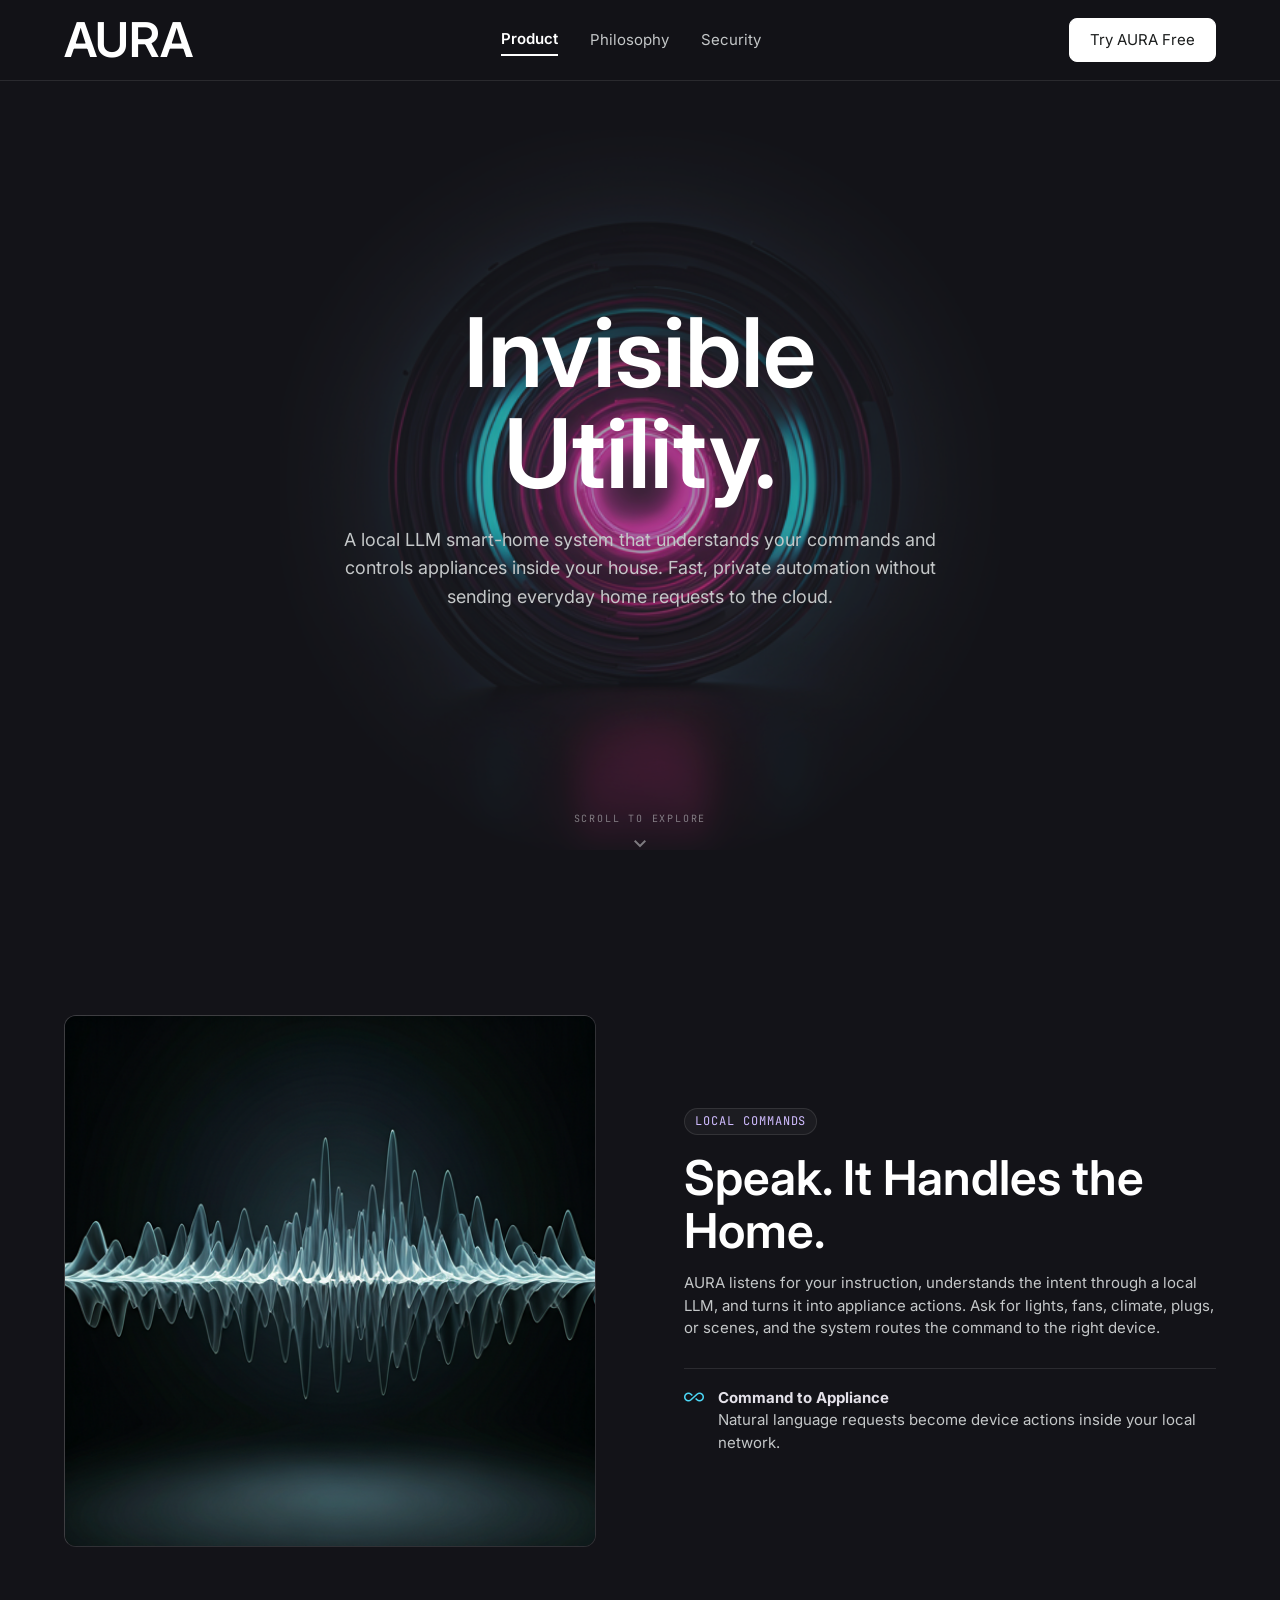
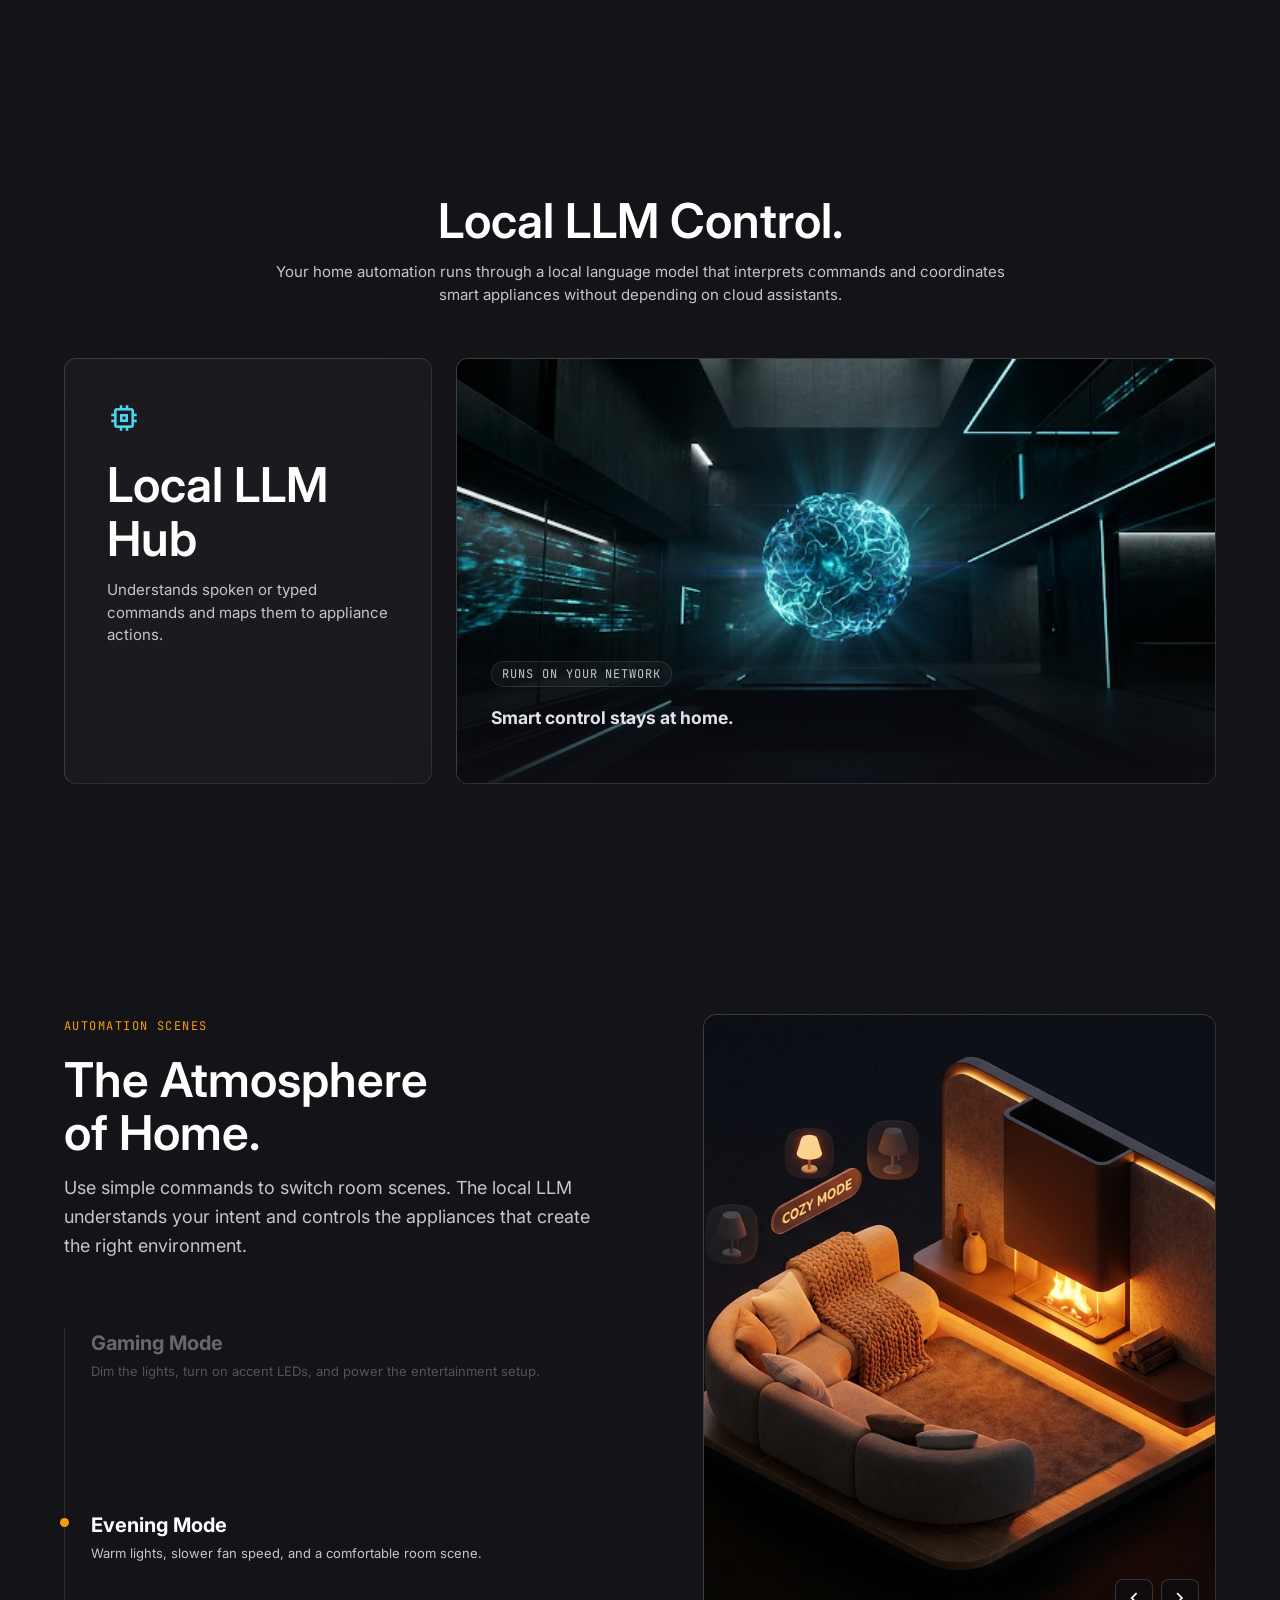
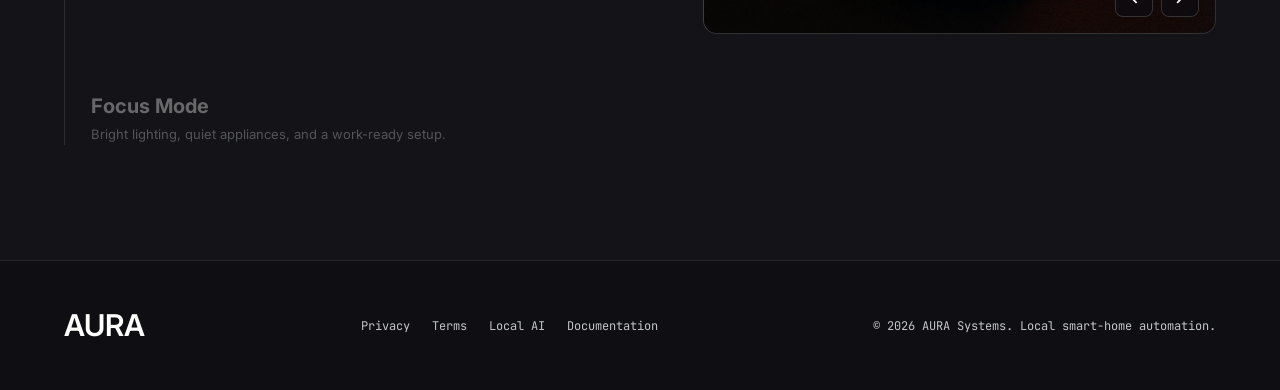
<file: index.html>
<!doctype html>
<html lang="en">
  <head>
    <meta charset="utf-8" />
    <meta name="viewport" content="width=device-width, initial-scale=1" />
    <title>AURA | Invisible Utility</title>
    <link rel="stylesheet" href="styles.css" />
  </head>
  <body>
    <nav class="site-nav" aria-label="Main navigation">
      <div class="nav-inner">
        <a class="brand" href="index.html">AURA</a>
        <div class="nav-links">
          <a class="active" href="index.html">Product</a>
          <a href="philosophy.html">Philosophy</a>
          <a href="security.html">Security</a>
        </div>
        <a class="button primary" href="#atmosphere">Try AURA Free</a>
      </div>
    </nav>

    <main class="page">
      <section class="hero">
        <img class="hero-orb" src="assets/hero-orb.png" alt="" width="512" height="512" decoding="async" />
        <div class="hero-copy reveal">
          <h1>Invisible Utility.</h1>
          <p>A local LLM smart-home system that understands your commands and controls appliances inside your house. Fast, private automation without sending everyday home requests to the cloud.</p>
        </div>
        <div class="scroll-cue">
          <span>Scroll to explore</span>
          <span class="material-symbols-outlined">keyboard_arrow_down</span>
        </div>
      </section>

      <section class="section two-col" id="sense">
        <div class="glass image-card reveal" data-hover>
          <img src="assets/sound-wave.png" alt="Abstract glass sound wave representing ambient sensing" width="512" height="512" loading="lazy" decoding="async" />
        </div>
        <div class="text-stack reveal">
          <span class="chip" style="color: var(--purple-soft)">Local Commands</span>
          <h2>Speak. It Handles the Home.</h2>
          <p>AURA listens for your instruction, understands the intent through a local LLM, and turns it into appliance actions. Ask for lights, fans, climate, plugs, or scenes, and the system routes the command to the right device.</p>
          <ul class="rule-list">
            <li>
              <span class="material-symbols-outlined">all_inclusive</span>
              <div>
                <strong>Command to Appliance</strong>
                <p>Natural language requests become device actions inside your local network.</p>
              </div>
            </li>
          </ul>
        </div>
      </section>

      <section class="section" id="edge">
        <div class="text-stack reveal" style="text-align: center; max-width: 760px; margin: 0 auto 52px">
          <h2>Local LLM Control.</h2>
          <p>Your home automation runs through a local language model that interprets commands and coordinates smart appliances without depending on cloud assistants.</p>
        </div>
        <div class="bento">
          <article class="glass card square reveal" data-hover>
            <span class="material-symbols-outlined icon">memory</span>
            <h3>Local LLM Hub</h3>
            <p>Understands spoken or typed commands and maps them to appliance actions.</p>
          </article>
          <article class="glass wide-card reveal" data-hover>
            <img src="assets/local-control-core.png" alt="Cinematic local processing core in a dark room" width="512" height="286" loading="lazy" decoding="async" />
            <div class="overlay">
              <span class="chip">Runs on Your Network</span>
              <h3>Smart control stays at home.</h3>
            </div>
          </article>
        </div>
      </section>

      <section class="section atmosphere" id="atmosphere">
        <div>
          <span class="mono-label">Automation Scenes</span>
          <h2 class="section-heading">The Atmosphere<br />of Home.</h2>
          <p class="lead">Use simple commands to switch room scenes. The local LLM understands your intent and controls the appliances that create the right environment.</p>
          <div class="mode-list">
            <button class="mode-item active" type="button" style="color: var(--purple-soft)" data-mode="gaming" aria-pressed="true">
              <h3>Gaming Mode</h3>
              <p>Dim the lights, turn on accent LEDs, and power the entertainment setup.</p>
            </button>
            <button class="mode-item" type="button" style="color: var(--amber)" data-mode="cozy" aria-pressed="false">
              <h3>Evening Mode</h3>
              <p>Warm lights, slower fan speed, and a comfortable room scene.</p>
            </button>
            <button class="mode-item" type="button" style="color: var(--cyan)" data-mode="focus" aria-pressed="false">
              <h3>Focus Mode</h3>
              <p>Bright lighting, quiet appliances, and a work-ready setup.</p>
            </button>
          </div>
        </div>
        <div class="glass mode-frame" data-hover>
          <img class="active" data-mode-image="gaming" src="assets/room-gaming.png" alt="Gaming atmosphere room" width="512" height="286" loading="lazy" decoding="async" />
          <img data-mode-image="cozy" src="assets/room-cozy.png" alt="Cozy atmosphere room" width="1376" height="768" loading="lazy" decoding="async" />
          <img data-mode-image="focus" src="assets/room-focus.png" alt="Deep work atmosphere room" width="1376" height="768" loading="lazy" decoding="async" />
          <div class="mode-controls" aria-label="Room image controls">
            <button class="mode-swipe" type="button" data-mode-step="-1" aria-label="Previous room image">
              <span class="material-symbols-outlined">chevron_left</span>
            </button>
            <button class="mode-swipe" type="button" data-mode-step="1" aria-label="Next room image">
              <span class="material-symbols-outlined">chevron_right</span>
            </button>
          </div>
        </div>
      </section>
    </main>

    <footer class="footer">
      <div class="footer-inner">
        <div class="footer-brand">AURA</div>
        <div class="footer-links">
          <a href="philosophy.html">Privacy</a>
          <a href="#">Terms</a>
          <a href="security.html">Local AI</a>
          <a href="#">Documentation</a>
        </div>
        <div class="copyright">&copy; 2026 AURA Systems. Local smart-home automation.</div>
      </div>
    </footer>

    <script src="app.js"></script>
  </body>
</html>
</file>
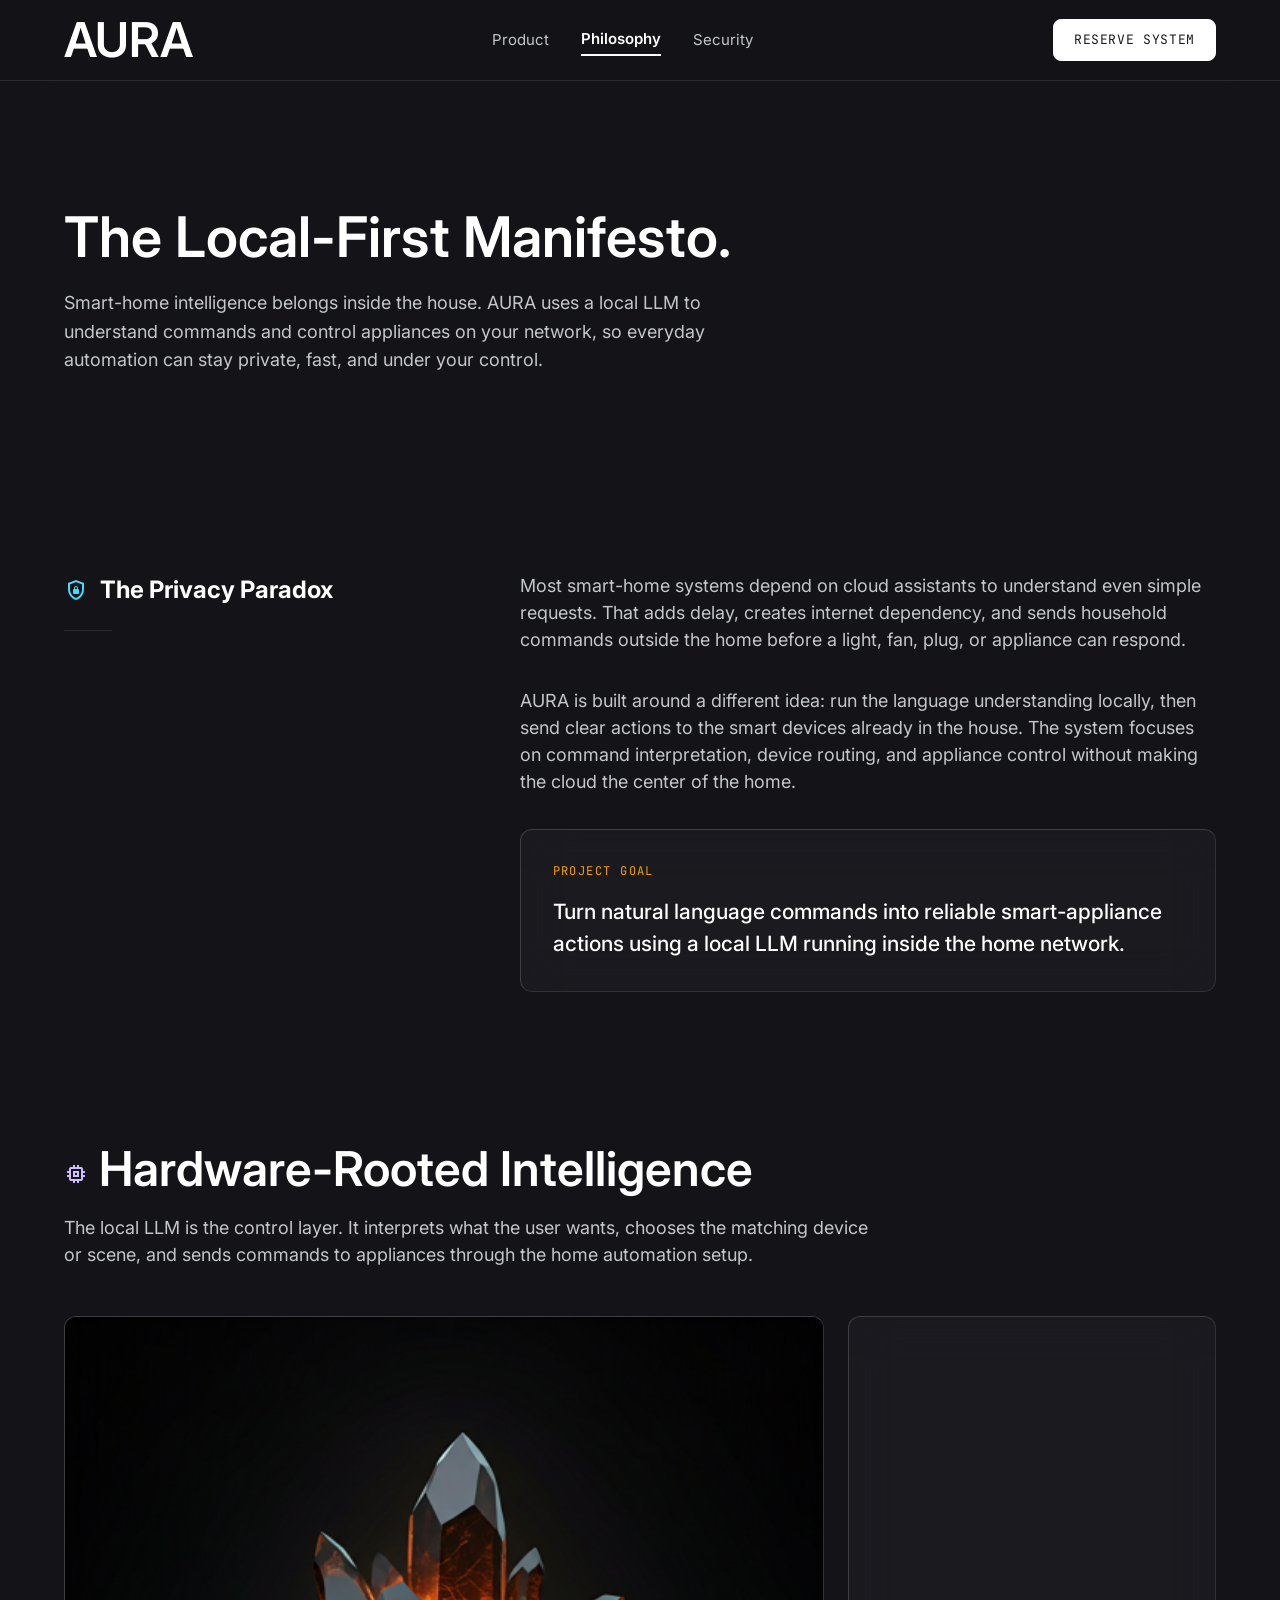
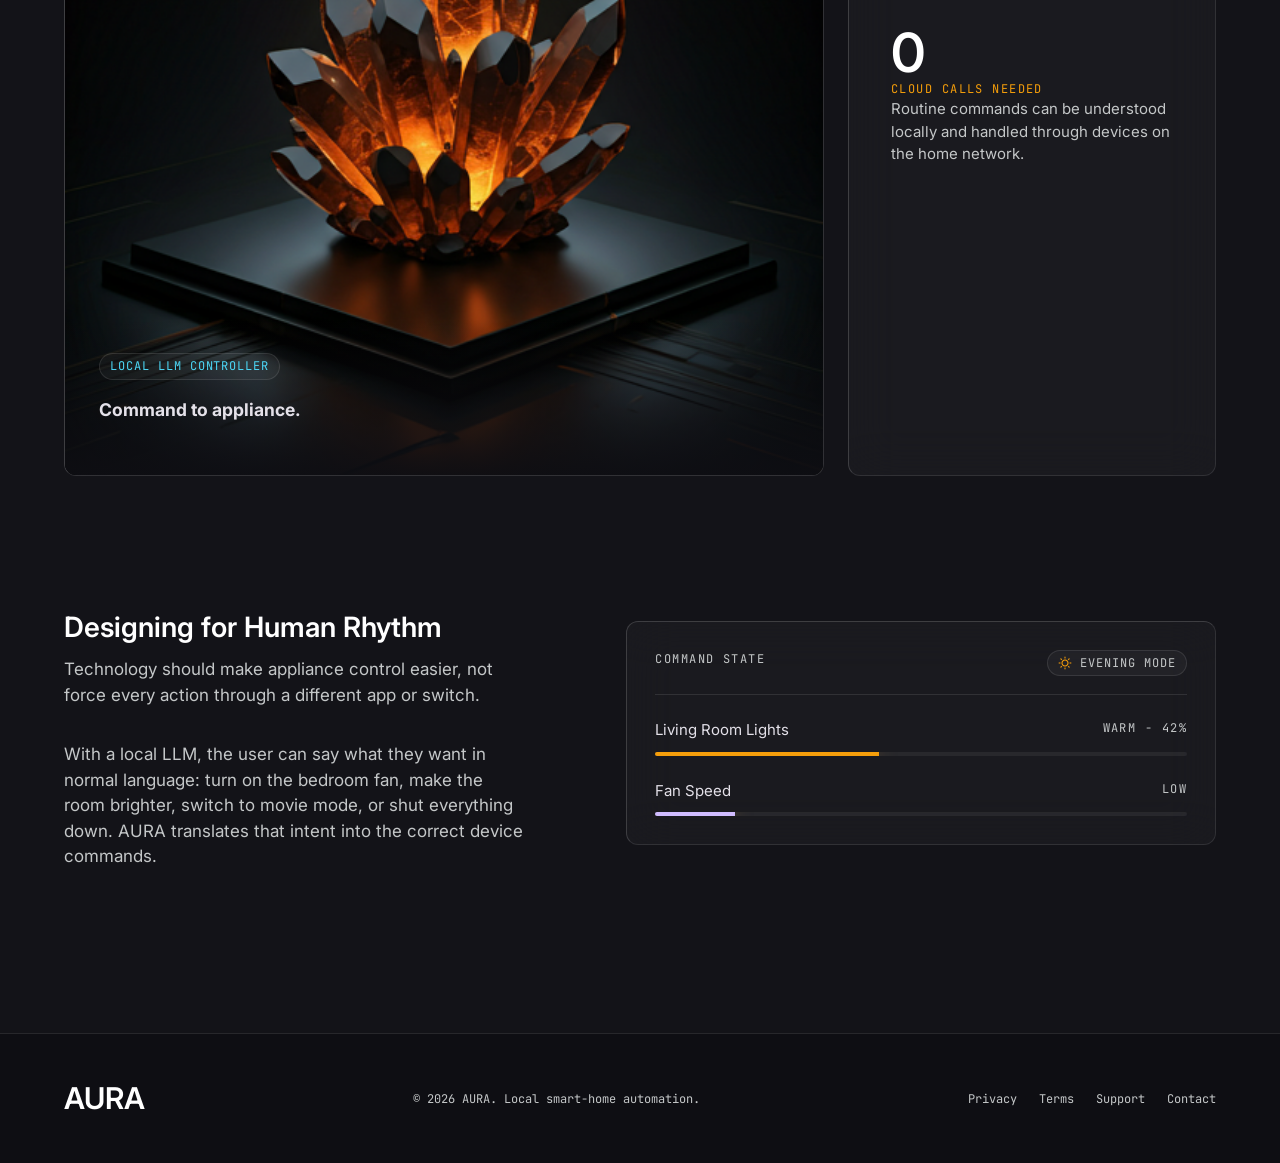
<file: philosophy.html>
<!doctype html>
<html lang="en">
  <head>
    <meta charset="utf-8" />
    <meta name="viewport" content="width=device-width, initial-scale=1" />
    <title>AURA | The Local-First Manifesto</title>
    <link rel="stylesheet" href="styles.css" />
  </head>
  <body>
    <nav class="site-nav" aria-label="Main navigation">
      <div class="nav-inner">
        <a class="brand" href="index.html">AURA</a>
        <div class="nav-links">
          <a href="index.html">Product</a>
          <a class="active" href="philosophy.html">Philosophy</a>
          <a href="security.html">Security</a>
        </div>
        <a class="button primary mono" href="security.html">Reserve System</a>
      </div>
    </nav>

    <main class="page subpage">
      <header class="sub-hero reveal">
        <h1 class="page-title">The Local-First Manifesto.</h1>
        <p class="lead">Smart-home intelligence belongs inside the house. AURA uses a local LLM to understand commands and control appliances on your network, so everyday automation can stay private, fast, and under your control.</p>
      </header>

      <section class="section">
        <div class="manifesto-row reveal">
          <aside class="sticky-label">
            <h2><span class="material-symbols-outlined">shield_lock</span>The Privacy Paradox</h2>
            <div class="tiny-rule"></div>
          </aside>
          <div class="body-copy">
            <p>Most smart-home systems depend on cloud assistants to understand even simple requests. That adds delay, creates internet dependency, and sends household commands outside the home before a light, fan, plug, or appliance can respond.</p>
            <p>AURA is built around a different idea: run the language understanding locally, then send clear actions to the smart devices already in the house. The system focuses on command interpretation, device routing, and appliance control without making the cloud the center of the home.</p>
            <div class="glass quote-card" data-hover>
              <div class="label">Project Goal</div>
              <blockquote>Turn natural language commands into reliable smart-appliance actions using a local LLM running inside the home network.</blockquote>
            </div>
          </div>
        </div>

        <div class="feature-intro reveal">
          <h2 class="section-heading"><span class="material-symbols-outlined" style="color: var(--purple-soft)">memory</span> Hardware-Rooted Intelligence</h2>
          <p>The local LLM is the control layer. It interprets what the user wants, chooses the matching device or scene, and sends commands to appliances through the home automation setup.</p>
        </div>

        <div class="bento">
          <article class="glass wide-card reveal" data-hover>
            <img src="assets/local-llm-crystal.png" alt="Amber crystal representing secure localized data storage" width="512" height="512" loading="lazy" decoding="async" />
            <div class="overlay">
              <span class="chip" style="color: var(--cyan)">Local LLM Controller</span>
              <h3>Command to appliance.</h3>
            </div>
          </article>
          <article class="glass card stat-card reveal" data-hover>
            <span class="number">0</span>
            <span class="mono-label">Cloud Calls Needed</span>
            <p>Routine commands can be understood locally and handled through devices on the home network.</p>
          </article>
        </div>

        <div class="rhythm reveal" style="margin-top: 120px">
          <div>
            <h2 class="section-heading" style="font-size: 28px">Designing for Human Rhythm</h2>
            <div class="body-copy" style="font-size: 17px">
              <p>Technology should make appliance control easier, not force every action through a different app or switch.</p>
              <p>With a local LLM, the user can say what they want in normal language: turn on the bedroom fan, make the room brighter, switch to movie mode, or shut everything down. AURA translates that intent into the correct device commands.</p>
            </div>
          </div>
          <div class="glass mini-dashboard" data-hover>
            <div style="display:flex; justify-content:space-between; gap:16px; padding-bottom:18px; border-bottom:1px solid var(--border)">
              <span class="mono-label" style="color: var(--muted)">Command State</span>
              <span class="chip"><span class="material-symbols-outlined" style="font-size:14px;color:var(--amber)">wb_sunny</span>Evening Mode</span>
            </div>
            <div class="mini-line">
              <span>Living Room Lights</span>
              <span class="mono-label" style="color: var(--muted)">Warm - 42%</span>
            </div>
            <div class="track"><span style="width:42%"></span></div>
            <div class="mini-line">
              <span>Fan Speed</span>
              <span class="mono-label" style="color: var(--muted)">Low</span>
            </div>
            <div class="track"><span style="width:15%; background:var(--purple-soft)"></span></div>
          </div>
        </div>
      </section>
    </main>

    <footer class="footer">
      <div class="footer-inner">
        <div class="footer-brand">AURA</div>
        <div class="copyright">&copy; 2026 AURA. Local smart-home automation.</div>
        <div class="footer-links">
          <a href="#">Privacy</a>
          <a href="#">Terms</a>
          <a href="#">Support</a>
          <a href="#">Contact</a>
        </div>
      </div>
    </footer>

    <script src="app.js"></script>
  </body>
</html>
</file>
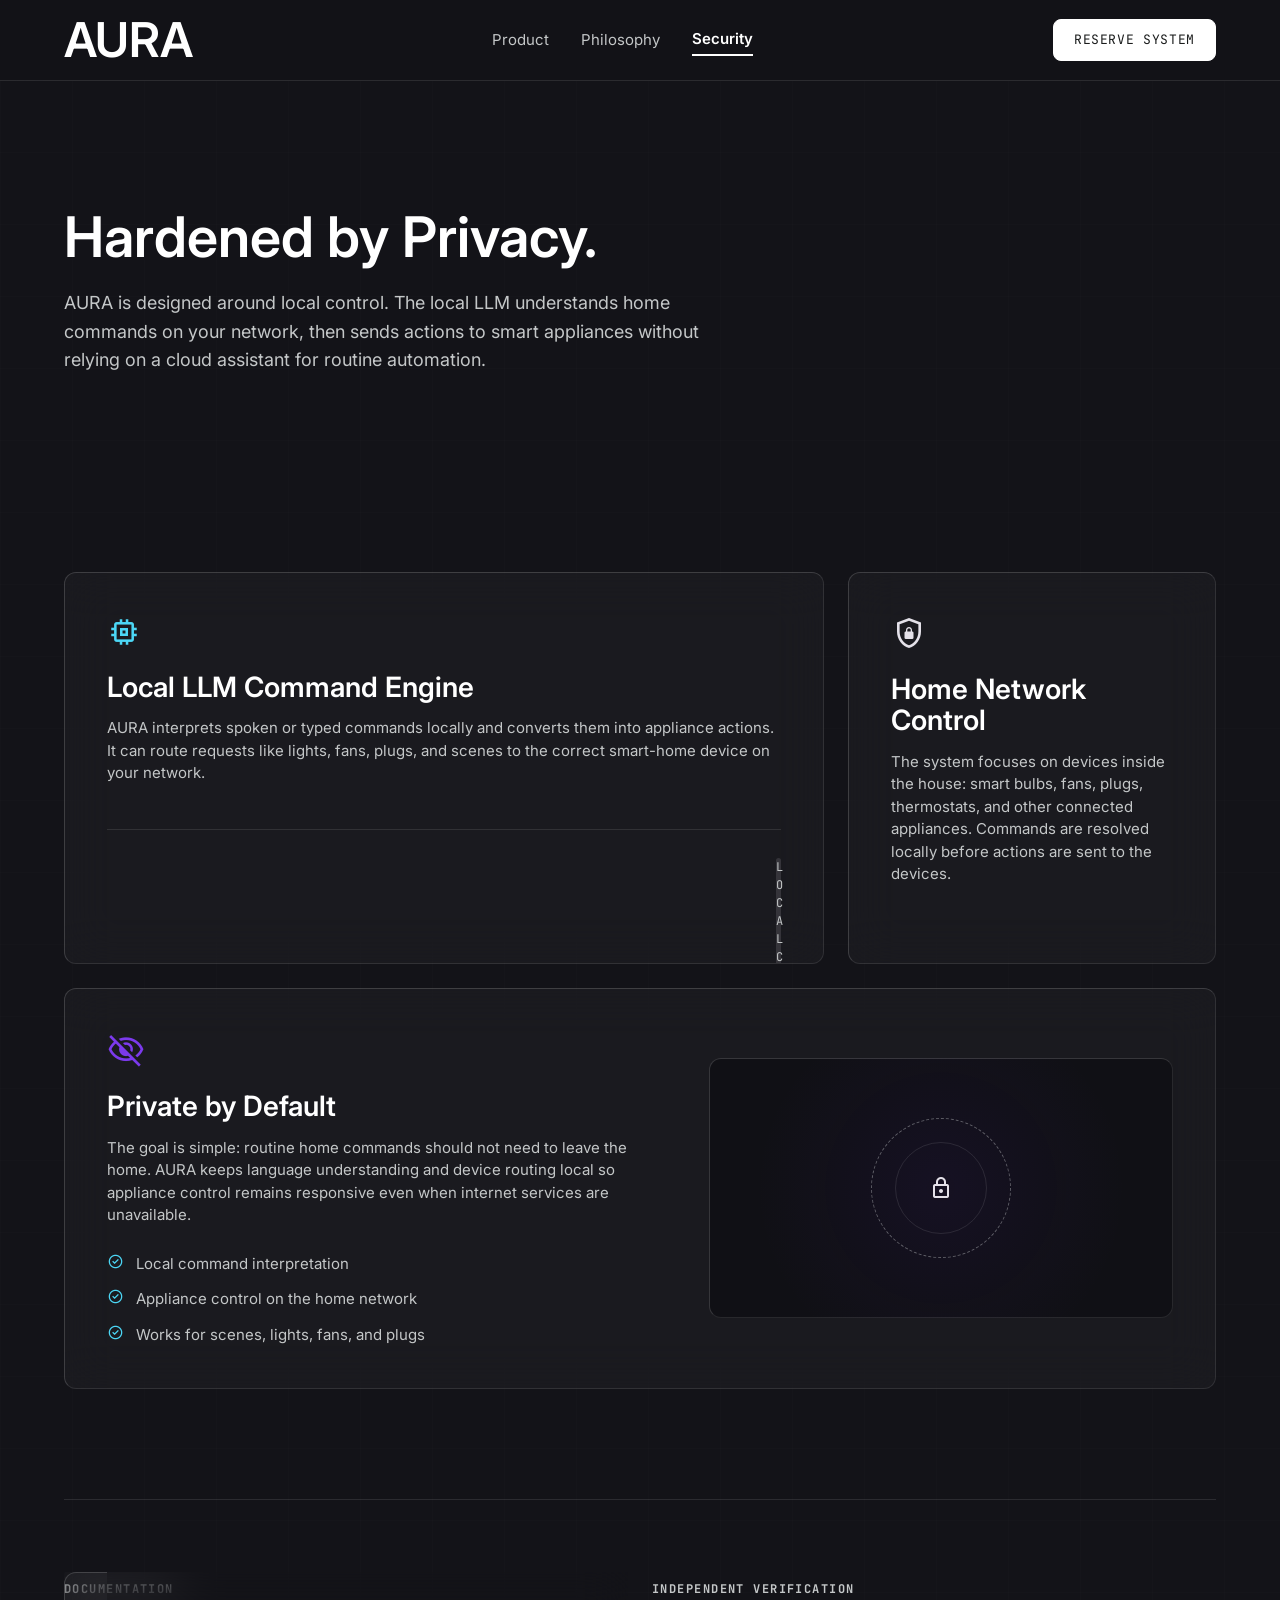
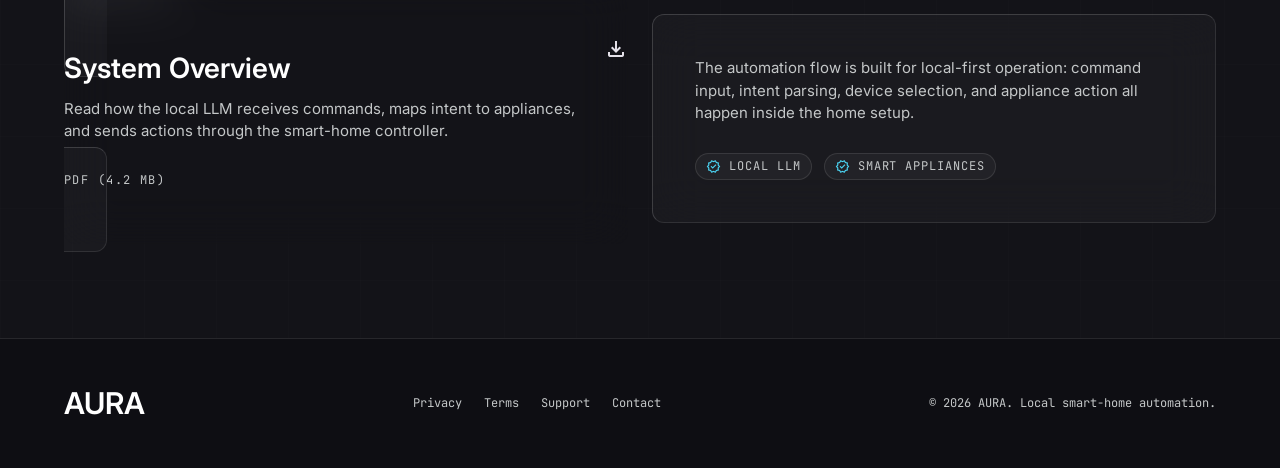
<file: security.html>
<!doctype html>
<html lang="en">
  <head>
    <meta charset="utf-8" />
    <meta name="viewport" content="width=device-width, initial-scale=1" />
    <title>AURA | Hardened by Privacy</title>
    <link rel="stylesheet" href="styles.css" />
  </head>
  <body>
    <nav class="site-nav" aria-label="Main navigation">
      <div class="nav-inner">
        <a class="brand" href="index.html">AURA</a>
        <div class="nav-links">
          <a href="index.html">Product</a>
          <a href="philosophy.html">Philosophy</a>
          <a class="active" href="security.html">Security</a>
        </div>
        <a class="button primary mono" href="#whitepaper">Reserve System</a>
      </div>
    </nav>

    <main class="page subpage grid-bg">
      <header class="sub-hero reveal">
        <h1 class="page-title">Hardened by Privacy.</h1>
        <p class="lead">AURA is designed around local control. The local LLM understands home commands on your network, then sends actions to smart appliances without relying on a cloud assistant for routine automation.</p>
      </header>

      <section class="section">
        <div class="security-grid">
          <article class="glass card large reveal" data-hover>
            <span class="material-symbols-outlined icon">memory</span>
            <h2 style="font-size: 28px">Local LLM Command Engine</h2>
            <p>AURA interprets spoken or typed commands locally and converts them into appliance actions. It can route requests like lights, fans, plugs, and scenes to the correct smart-home device on your network.</p>
            <div class="bars" aria-hidden="true">
              <span style="height:28px"></span><span style="height:48px"></span><span style="height:34px"></span><span></span><span style="height:44px"></span><span style="height:22px"></span>
              <span class="mono-label" style="margin-left:auto;color:var(--muted)">Local Command Path</span>
            </div>
          </article>
          <article class="glass card small reveal" data-hover>
            <span class="material-symbols-outlined" style="font-size:36px">shield_lock</span>
            <h3 style="font-size: 28px">Home Network Control</h3>
            <p>The system focuses on devices inside the house: smart bulbs, fans, plugs, thermostats, and other connected appliances. Commands are resolved locally before actions are sent to the devices.</p>
          </article>
          <article class="glass card full reveal" data-hover>
            <div class="zk-card">
              <div>
                <span class="material-symbols-outlined" style="font-size:38px;color:#7c3aed">visibility_off</span>
                <h3 style="font-size: 28px">Private by Default</h3>
                <p>The goal is simple: routine home commands should not need to leave the home. AURA keeps language understanding and device routing local so appliance control remains responsive even when internet services are unavailable.</p>
                <ul class="checks">
                  <li><span class="material-symbols-outlined">check_circle</span>Local command interpretation</li>
                  <li><span class="material-symbols-outlined">check_circle</span>Appliance control on the home network</li>
                  <li><span class="material-symbols-outlined">check_circle</span>Works for scenes, lights, fans, and plugs</li>
                </ul>
              </div>
              <div class="glass lock-graphic">
                <div class="orbit">
                  <div class="orbit-inner"><span class="material-symbols-outlined">lock</span></div>
                </div>
              </div>
            </div>
          </article>
        </div>

        <div class="docs-grid" id="whitepaper">
          <div class="reveal">
            <h4 class="mono-label" style="color: var(--muted)">Documentation</h4>
            <a class="glass card" data-hover href="#">
              <div style="display:flex; justify-content:space-between; gap:18px">
                <div>
                  <h3 style="font-size: 28px">System Overview</h3>
                  <p>Read how the local LLM receives commands, maps intent to appliances, and sends actions through the smart-home controller.</p>
                </div>
                <span class="material-symbols-outlined">download</span>
              </div>
              <p class="mono-label" style="margin-top: 28px; color: var(--muted)">PDF (4.2 MB)</p>
            </a>
          </div>
          <div class="reveal">
            <h4 class="mono-label" style="color: var(--muted)">Independent Verification</h4>
            <div class="glass card" data-hover>
              <p>The automation flow is built for local-first operation: command input, intent parsing, device selection, and appliance action all happen inside the home setup.</p>
              <div class="audit-badges">
                <span class="chip"><span class="material-symbols-outlined" style="font-size:15px;color:var(--cyan)">verified</span>Local LLM</span>
                <span class="chip"><span class="material-symbols-outlined" style="font-size:15px;color:var(--cyan)">verified</span>Smart Appliances</span>
              </div>
            </div>
          </div>
        </div>
      </section>
    </main>

    <footer class="footer">
      <div class="footer-inner">
        <div class="footer-brand">AURA</div>
        <div class="footer-links">
          <a href="#">Privacy</a>
          <a href="#">Terms</a>
          <a href="#">Support</a>
          <a href="#">Contact</a>
        </div>
        <div class="copyright">&copy; 2026 AURA. Local smart-home automation.</div>
      </div>
    </footer>

    <script src="app.js"></script>
  </body>
</html>
</file>
<file: styles.css>
@import url("https://fonts.googleapis.com/css2?family=Inter:wght@400;500;600&family=JetBrains+Mono:wght@500&family=Material+Symbols+Outlined:wght@400;500&display=swap");

:root {
  color-scheme: dark;
  --background: #131318;
  --surface: #1b1b20;
  --surface-low: #0e0e13;
  --surface-card: rgba(255, 255, 255, 0.03);
  --border: rgba(255, 255, 255, 0.1);
  --border-strong: rgba(255, 255, 255, 0.16);
  --text: #e4e1e9;
  --muted: #c4c7c8;
  --primary: #ffffff;
  --ink: #1a1c1c;
  --cyan: #4cd7f6;
  --purple: #571bc1;
  --purple-soft: #d0bcff;
  --amber: #f59e0b;
  --container: 1440px;
  --gutter: 24px;
  --page-x: clamp(20px, 5vw, 64px);
}

* {
  box-sizing: border-box;
}

html {
  scroll-behavior: smooth;
  -webkit-text-size-adjust: 100%;
  text-size-adjust: 100%;
}

body {
  margin: 0;
  min-height: 100vh;
  background: var(--background);
  color: var(--text);
  font-family: Inter, system-ui, -apple-system, BlinkMacSystemFont, "Segoe UI", sans-serif;
  font-size: 15px;
  line-height: 1.5;
  overflow-x: hidden;
}

:where(h1, h2, h3, h4, p, a, span, strong, blockquote, li, button) {
  overflow-wrap: anywhere;
}

body::selection {
  background: rgba(76, 215, 246, 0.28);
}

a {
  color: inherit;
  text-decoration: none;
}

img {
  display: block;
  max-width: 100%;
  height: auto;
}

button {
  font: inherit;
}

.material-symbols-outlined {
  font-family: "Material Symbols Outlined";
  font-weight: normal;
  font-style: normal;
  font-size: 24px;
  line-height: 1;
  letter-spacing: normal;
  text-transform: none;
  display: inline-block;
  white-space: nowrap;
  direction: ltr;
  font-feature-settings: "liga";
  -webkit-font-feature-settings: "liga";
  -webkit-font-smoothing: antialiased;
}

.site-nav {
  position: fixed;
  inset: 0 0 auto;
  z-index: 20;
  border-bottom: 1px solid var(--border);
  background: rgba(19, 19, 24, 0.72);
  backdrop-filter: blur(24px);
}

.nav-inner {
  max-width: var(--container);
  height: 80px;
  margin: 0 auto;
  padding: 0 var(--page-x);
  display: flex;
  align-items: center;
  justify-content: space-between;
  gap: 24px;
  min-width: 0;
}

.brand {
  color: var(--primary);
  font-size: clamp(30px, 3.8vw, 48px);
  font-weight: 600;
  line-height: 1;
  flex: 0 0 auto;
}

.nav-links {
  display: flex;
  align-items: center;
  gap: 32px;
  color: var(--muted);
  min-width: 0;
}

.nav-links a {
  padding: 4px 0;
  transition: color 180ms ease;
}

.nav-links a:hover,
.nav-links a.active {
  color: var(--primary);
}

.nav-links a.active {
  border-bottom: 2px solid var(--primary);
  font-weight: 600;
}

.button {
  min-height: 38px;
  border: 1px solid var(--border);
  border-radius: 8px;
  padding: 10px 20px;
  display: inline-flex;
  align-items: center;
  justify-content: center;
  gap: 8px;
  background: rgba(255, 255, 255, 0.04);
  color: var(--primary);
  cursor: pointer;
  transition: background 180ms ease, border-color 180ms ease, transform 180ms ease;
  text-align: center;
}

.button:hover {
  border-color: var(--border-strong);
  background: rgba(255, 255, 255, 0.07);
}

.button.primary {
  border-color: var(--primary);
  background: var(--primary);
  color: var(--ink);
}

.button.primary:hover {
  background: #e2e2e2;
}

.button.mono {
  font-family: "JetBrains Mono", monospace;
  font-size: 13px;
  text-transform: uppercase;
  letter-spacing: 0.05em;
}

.page {
  min-height: 100vh;
  padding-top: 80px;
}

.section {
  max-width: var(--container);
  margin: 0 auto;
  padding: clamp(72px, 9vw, 132px) var(--page-x);
}

.hero {
  position: relative;
  min-height: calc(100svh - 80px);
  display: grid;
  place-items: center;
  overflow: hidden;
  padding: 56px 0 88px;
}

.hero-orb {
  position: absolute;
  width: min(720px, 78vw);
  aspect-ratio: 1;
  opacity: 0.64;
  filter: saturate(1.08);
  mix-blend-mode: screen;
  mask-image: radial-gradient(circle, #000 24%, rgba(0, 0, 0, 0.8) 45%, transparent 74%);
}

.hero-copy {
  position: relative;
  z-index: 1;
  max-width: 760px;
  padding: 0 var(--page-x);
  text-align: center;
}

.hero-copy h1,
.page-title {
  margin: 0 0 22px;
  color: var(--primary);
  font-size: clamp(48px, 9vw, 96px);
  line-height: 1.05;
  font-weight: 600;
}

.page-title {
  font-size: clamp(38px, 5vw, 56px);
}

.hero-copy p,
.lead {
  max-width: 680px;
  margin: 0 0 34px;
  color: var(--muted);
  font-size: clamp(16px, 2vw, 18px);
  line-height: 1.6;
}

.hero-copy p {
  margin-inline: auto;
}

.hero-actions {
  display: flex;
  justify-content: center;
  flex-wrap: wrap;
  gap: 14px;
}

.scroll-cue {
  position: absolute;
  bottom: 44px;
  left: 50%;
  transform: translateX(-50%);
  display: grid;
  justify-items: center;
  gap: 6px;
  color: rgba(196, 199, 200, 0.58);
  font-family: "JetBrains Mono", monospace;
  font-size: 10px;
  letter-spacing: 0.18em;
  text-transform: uppercase;
}

.glass {
  position: relative;
  overflow: hidden;
  border: 1px solid var(--border);
  border-top-color: var(--border-strong);
  border-left-color: var(--border-strong);
  border-radius: 12px;
  background: var(--surface-card);
  backdrop-filter: blur(24px);
  min-width: 0;
}

.glass[data-hover]::before {
  content: "";
  position: absolute;
  inset: 0;
  z-index: 0;
  background: radial-gradient(720px circle at var(--mouse-x, 50%) var(--mouse-y, 50%), rgba(255, 255, 255, 0.07), transparent 40%);
  opacity: 0;
  transition: opacity 240ms ease;
  pointer-events: none;
}

.glass[data-hover]:hover::before {
  opacity: 1;
}

.glass > * {
  position: relative;
  z-index: 1;
}

.two-col {
  display: grid;
  grid-template-columns: minmax(0, 1fr) minmax(0, 1fr);
  gap: clamp(36px, 7vw, 88px);
  align-items: center;
  min-width: 0;
}

.image-card {
  aspect-ratio: 1;
}

.image-card img,
.wide-card img {
  width: 100%;
  height: 100%;
  object-fit: cover;
}

.eyebrow,
.chip {
  display: inline-flex;
  align-items: center;
  gap: 8px;
  width: fit-content;
  max-width: 100%;
  border: 1px solid var(--border);
  border-radius: 999px;
  padding: 5px 10px;
  background: rgba(255, 255, 255, 0.04);
  color: var(--muted);
  font-family: "JetBrains Mono", monospace;
  font-size: 12px;
  line-height: 1.2;
  letter-spacing: 0.08em;
  text-transform: uppercase;
}

.eyebrow::before {
  content: "";
  width: 7px;
  height: 7px;
  border-radius: 50%;
  background: var(--cyan);
  box-shadow: 0 0 16px rgba(76, 215, 246, 0.8);
}

.text-stack h2,
.section-heading,
.card h2,
.card h3 {
  margin: 16px 0 14px;
  color: var(--primary);
  font-size: clamp(28px, 4vw, 48px);
  line-height: 1.12;
  font-weight: 600;
  max-width: 100%;
}

.text-stack p,
.card p,
.body-copy p {
  margin: 0;
  color: var(--muted);
}

.rule-list {
  margin: 28px 0 0;
  padding: 18px 0 0;
  list-style: none;
  border-top: 1px solid var(--border);
}

.rule-list li {
  display: flex;
  gap: 14px;
}

.rule-list .material-symbols-outlined {
  color: var(--cyan);
  font-size: 20px;
}

.bento {
  display: grid;
  grid-template-columns: repeat(3, minmax(0, 1fr));
  gap: var(--gutter);
}

.card {
  padding: clamp(24px, 4vw, 42px);
  min-width: 0;
}

.card .icon {
  color: var(--cyan);
  font-size: 34px;
}

.square {
  min-height: 300px;
}

.wide-card {
  min-height: 300px;
  grid-column: span 2;
}

.wide-card .overlay {
  position: absolute;
  inset: auto 0 0;
  padding: 34px;
  background: linear-gradient(to top, rgba(14, 14, 19, 0.94), transparent);
}

.atmosphere {
  display: grid;
  grid-template-columns: minmax(0, 0.9fr) minmax(320px, 0.85fr);
  gap: clamp(36px, 8vw, 96px);
}

.mode-list {
  margin-top: 68px;
  padding-left: 26px;
  border-left: 1px solid var(--border);
  display: grid;
  gap: clamp(58px, 10vw, 140px);
}

.mode-item {
  position: relative;
  display: block;
  width: 100%;
  border: 0;
  padding: 0;
  background: transparent;
  color: inherit;
  text-align: left;
  opacity: 0.36;
  cursor: pointer;
  transition: opacity 200ms ease;
}

.mode-item:focus-visible {
  outline: 2px solid currentColor;
  outline-offset: 10px;
  border-radius: 4px;
}

.mode-item::before {
  content: "";
  position: absolute;
  left: -31px;
  top: 8px;
  width: 9px;
  height: 9px;
  border-radius: 50%;
  background: currentColor;
  transform: scale(0);
  transition: transform 180ms ease;
}

.mode-item.active {
  opacity: 1;
}

.mode-item.active::before {
  transform: scale(1);
}

.mode-item h3 {
  margin: 0 0 4px;
  color: var(--primary);
  font-size: 20px;
}

.mode-item p {
  margin: 0;
  color: var(--muted);
  font-size: 13px;
}

.mode-frame {
  position: sticky;
  top: 112px;
  height: min(620px, calc(100vh - 148px));
  border-radius: 14px;
}

.mode-frame img {
  position: absolute;
  inset: 0;
  width: 100%;
  height: 100%;
  object-fit: cover;
  opacity: 0;
  transition: opacity 500ms ease;
}

.mode-frame img.active {
  opacity: 1;
}

.mode-controls {
  position: absolute;
  right: 16px;
  bottom: 16px;
  z-index: 3;
  display: flex;
  gap: 8px;
}

.mode-swipe {
  width: 38px;
  height: 38px;
  border: 1px solid var(--border-strong);
  border-radius: 8px;
  display: grid;
  place-items: center;
  background: rgba(14, 14, 19, 0.64);
  color: var(--primary);
  backdrop-filter: blur(16px);
  cursor: pointer;
  transition: background 160ms ease, transform 160ms ease;
}

.mode-swipe:hover {
  background: rgba(255, 255, 255, 0.12);
  transform: translateY(-1px);
}

.mode-swipe .material-symbols-outlined {
  font-size: 22px;
}

.subpage {
  position: relative;
  overflow: hidden;
}

.subpage.grid-bg::before {
  content: "";
  position: absolute;
  inset: 80px 0 0;
  z-index: -1;
  background-image: linear-gradient(to right, rgba(255, 255, 255, 0.06) 1px, transparent 1px), linear-gradient(to bottom, rgba(255, 255, 255, 0.06) 1px, transparent 1px);
  background-size: 72px 72px;
  opacity: 0.18;
}

.sub-hero {
  max-width: var(--container);
  margin: 0 auto;
  padding: clamp(82px, 10vw, 144px) var(--page-x) 48px;
}

.manifesto-row {
  display: grid;
  grid-template-columns: minmax(220px, 0.38fr) minmax(0, 0.72fr);
  gap: clamp(32px, 7vw, 88px);
  margin-bottom: clamp(80px, 12vw, 150px);
}

.sticky-label {
  position: sticky;
  top: 118px;
  height: max-content;
}

.sticky-label h2 {
  display: flex;
  align-items: center;
  gap: 12px;
  margin: 0;
  color: var(--primary);
  font-size: 24px;
  min-width: 0;
}

.sticky-label .material-symbols-outlined {
  color: var(--cyan);
}

.tiny-rule {
  width: 48px;
  height: 1px;
  margin-top: 22px;
  background: var(--border);
}

.body-copy {
  display: grid;
  gap: 34px;
  color: var(--muted);
  font-size: 18px;
}

.quote-card {
  padding: 32px;
}

.quote-card .label,
.mono-label {
  color: var(--amber);
  font-family: "JetBrains Mono", monospace;
  font-size: 12px;
  letter-spacing: 0.12em;
  text-transform: uppercase;
}

.quote-card blockquote {
  margin: 16px 0 0;
  color: var(--primary);
  font-size: 21px;
  font-weight: 500;
  line-height: 1.5;
}

.feature-intro {
  margin-bottom: 48px;
}

.feature-intro p {
  max-width: 820px;
  color: var(--muted);
  font-size: 18px;
}

.stat-card {
  min-height: 320px;
  display: grid;
  align-content: center;
}

.stat-card .number {
  color: var(--primary);
  font-size: 54px;
  font-weight: 600;
  line-height: 1;
}

.rhythm {
  display: grid;
  grid-template-columns: minmax(0, 0.78fr) minmax(320px, 1fr);
  gap: clamp(40px, 8vw, 110px);
  align-items: center;
  padding-bottom: 48px;
}

.mini-dashboard {
  padding: 28px;
}

.mini-line {
  display: flex;
  flex-wrap: wrap;
  justify-content: space-between;
  gap: 20px;
  margin: 24px 0 10px;
}

.track {
  height: 4px;
  border-radius: 999px;
  overflow: hidden;
  background: rgba(255, 255, 255, 0.06);
}

.track span {
  display: block;
  height: 100%;
  background: var(--amber);
  box-shadow: 0 0 18px rgba(245, 158, 11, 0.5);
}

.security-grid {
  display: grid;
  grid-template-columns: repeat(12, minmax(0, 1fr));
  gap: var(--gutter);
}

.security-grid .large {
  grid-column: span 8;
}

.security-grid .small {
  grid-column: span 4;
}

.security-grid .full {
  grid-column: 1 / -1;
}

.bars {
  display: flex;
  flex-wrap: wrap;
  align-items: end;
  gap: 8px;
  height: 92px;
  margin-top: 44px;
  padding-top: 28px;
  border-top: 1px solid var(--border);
}

.bars span {
  width: 5px;
  border-radius: 999px;
  background: #35343a;
}

.bars span:nth-child(4) {
  height: 72px;
  background: var(--cyan);
  box-shadow: 0 0 18px rgba(76, 215, 246, 0.56);
}

.zk-card {
  display: grid;
  grid-template-columns: minmax(0, 1fr) minmax(320px, 0.85fr);
  gap: 56px;
  align-items: center;
}

.checks {
  margin: 26px 0 0;
  padding: 0;
  list-style: none;
  display: grid;
  gap: 13px;
  color: var(--muted);
}

.checks li {
  display: flex;
  align-items: flex-start;
  gap: 12px;
}

.checks .material-symbols-outlined {
  color: var(--cyan);
  font-size: 17px;
}

.lock-graphic {
  min-height: 260px;
  display: grid;
  place-items: center;
  background: radial-gradient(circle at center, rgba(87, 27, 193, 0.08), transparent 70%), #101015;
}

.orbit {
  width: 140px;
  height: 140px;
  border: 1px dashed rgba(196, 199, 200, 0.42);
  border-radius: 50%;
  display: grid;
  place-items: center;
  animation: spin 18s linear infinite;
}

.orbit-inner {
  width: 92px;
  height: 92px;
  display: grid;
  place-items: center;
  border: 1px solid var(--border);
  border-radius: 50%;
  animation: spin 18s linear infinite reverse;
}

.docs-grid {
  margin-top: 110px;
  padding-top: 64px;
  border-top: 1px solid var(--border);
  display: grid;
  grid-template-columns: 1fr 1fr;
  gap: var(--gutter);
}

.audit-badges {
  display: flex;
  flex-wrap: wrap;
  gap: 12px;
  margin-top: 28px;
}

.footer {
  border-top: 1px solid var(--border);
  background: var(--surface-low);
}

.footer-inner {
  max-width: var(--container);
  margin: 0 auto;
  padding: 42px var(--page-x);
  display: flex;
  align-items: center;
  justify-content: space-between;
  gap: 28px;
  min-width: 0;
}

.footer-brand {
  color: var(--primary);
  font-size: 30px;
  font-weight: 600;
}

.footer-links {
  display: flex;
  flex-wrap: wrap;
  gap: 22px;
  color: var(--muted);
  font-family: "JetBrains Mono", monospace;
  font-size: 12px;
}

.copyright {
  color: var(--muted);
  font-family: "JetBrains Mono", monospace;
  font-size: 12px;
  max-width: 100%;
}

.reveal {
  opacity: 0;
  transform: translateY(24px);
  transition: opacity 640ms ease, transform 640ms ease;
}

.reveal.visible {
  opacity: 1;
  transform: translateY(0);
}

@keyframes spin {
  to {
    transform: rotate(360deg);
  }
}

@media (max-width: 840px) {
  .nav-inner {
    height: 68px;
  }

  .site-nav .button {
    display: none;
  }

  .nav-links {
    gap: 16px;
    font-size: 13px;
  }

  .brand {
    font-size: 28px;
  }

  .page {
    padding-top: 68px;
  }

  .hero {
    min-height: calc(100svh - 68px);
  }

  .two-col,
  .atmosphere,
  .manifesto-row,
  .rhythm,
  .zk-card,
  .docs-grid {
    grid-template-columns: 1fr;
  }

  .bento,
  .security-grid {
    grid-template-columns: 1fr;
  }

  .wide-card,
  .security-grid .large,
  .security-grid .small,
  .security-grid .full {
    grid-column: auto;
  }

  .mode-frame {
    position: relative;
    top: auto;
    height: auto;
    aspect-ratio: 4 / 3;
    order: -1;
  }

  .mode-list {
    margin-top: 36px;
    gap: 32px;
  }

  .sticky-label {
    position: relative;
    top: auto;
  }

  .footer-inner {
    align-items: flex-start;
    flex-direction: column;
  }
}

@media (max-width: 560px) {
  :root {
    --page-x: clamp(16px, 5vw, 24px);
    --gutter: 16px;
  }

  .nav-links {
    position: fixed;
    inset: 68px 0 auto;
    padding: 14px var(--page-x);
    justify-content: space-between;
    border-bottom: 1px solid var(--border);
    background: rgba(19, 19, 24, 0.9);
  }

  .page {
    padding-top: 120px;
  }

  .subpage.grid-bg::before {
    inset: 120px 0 0;
  }

  .bars {
    height: auto;
    min-height: 92px;
  }

  .bars .mono-label {
    flex-basis: 100%;
    margin-left: 0 !important;
  }

  .hero {
    min-height: calc(100svh - 120px);
    padding-block: 36px 72px;
  }

  .hero-copy h1,
  .page-title {
    font-size: clamp(38px, 15vw, 48px);
  }

  .hero-actions {
    display: grid;
  }

  .section {
    padding-block: 64px;
  }

  .sub-hero {
    padding-top: 64px;
  }

  .bento,
  .security-grid,
  .docs-grid {
    gap: 16px;
  }

  .card,
  .quote-card,
  .mini-dashboard {
    padding: 22px;
  }

  .wide-card .overlay {
    padding: 22px;
  }

  .square,
  .wide-card,
  .stat-card {
    min-height: 240px;
  }

  .mode-frame {
    aspect-ratio: 1 / 1;
  }

  .footer-links {
    gap: 14px 18px;
  }
}

@media (max-width: 380px) {
  .nav-links {
    font-size: 12px;
    gap: 10px;
  }

  .brand {
    font-size: 25px;
  }

  .chip,
  .mono-label,
  .copyright,
  .footer-links {
    font-size: 11px;
  }
}
</file>
